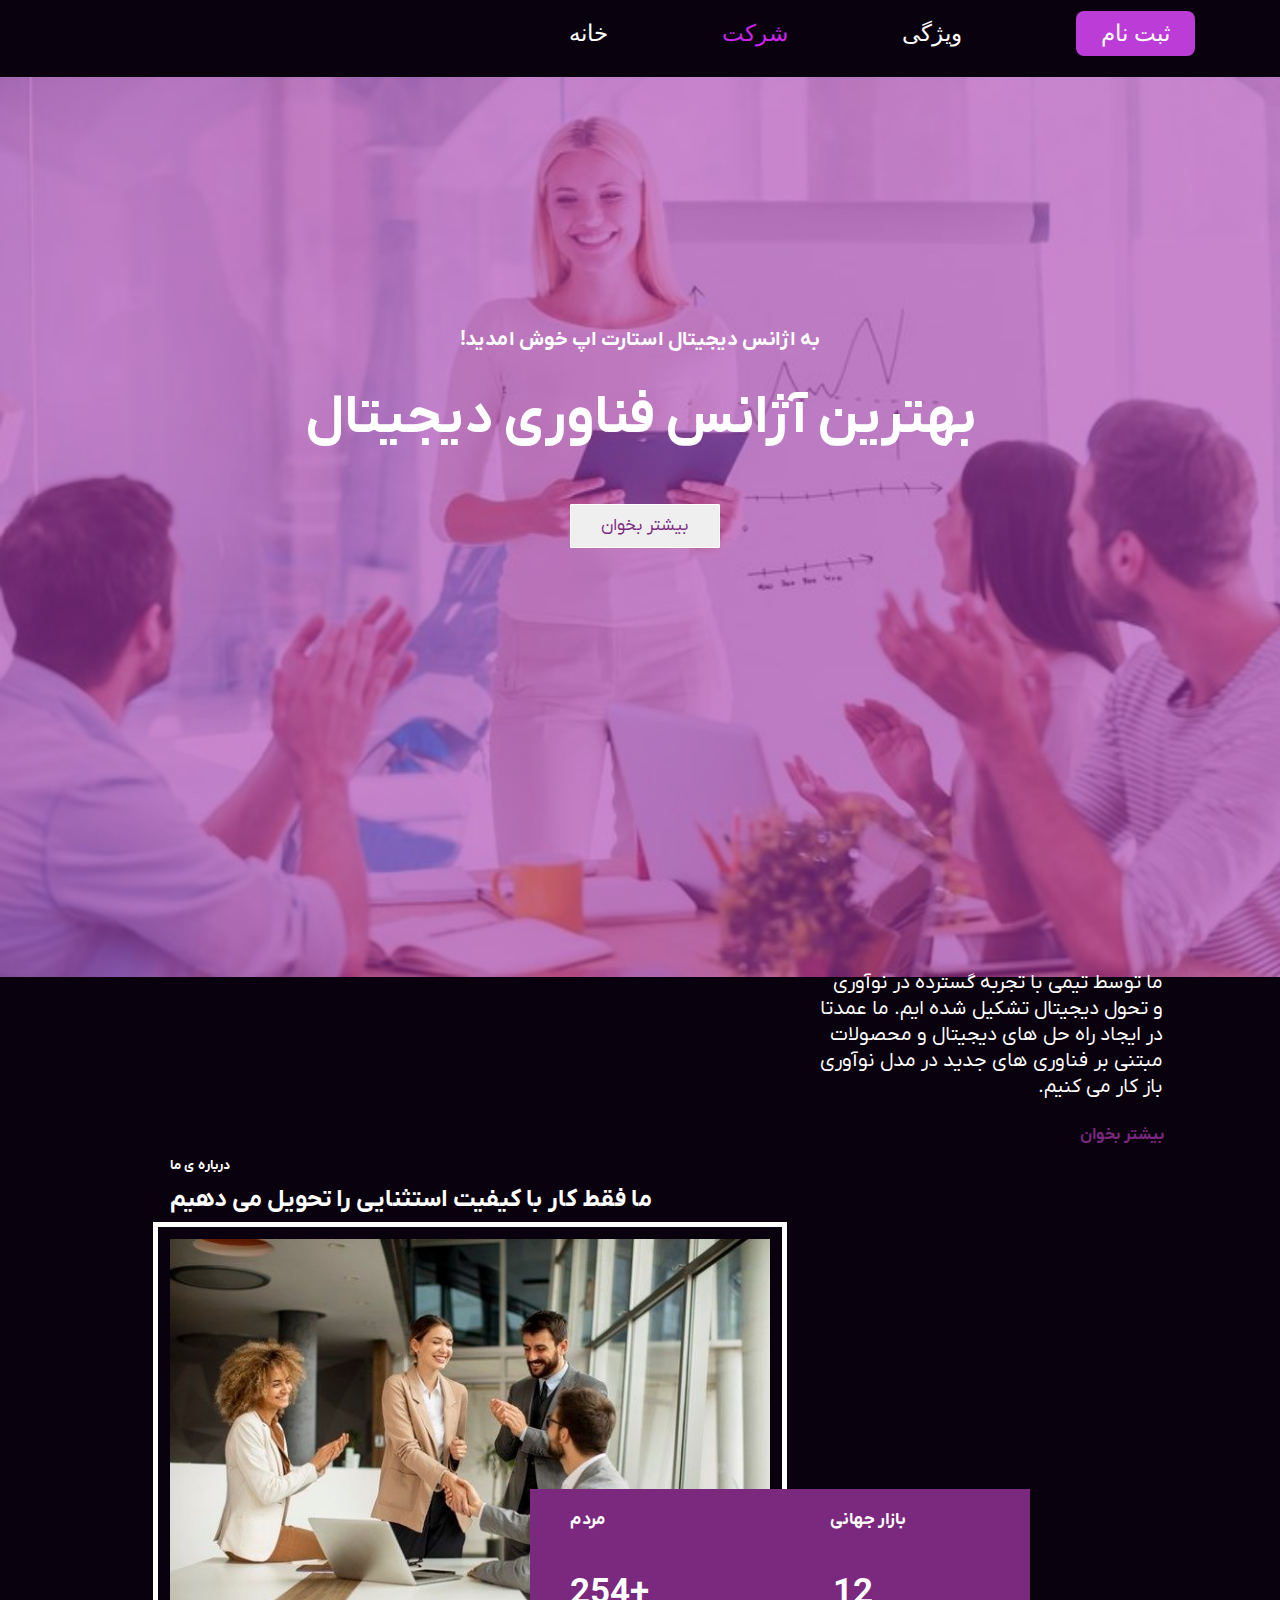
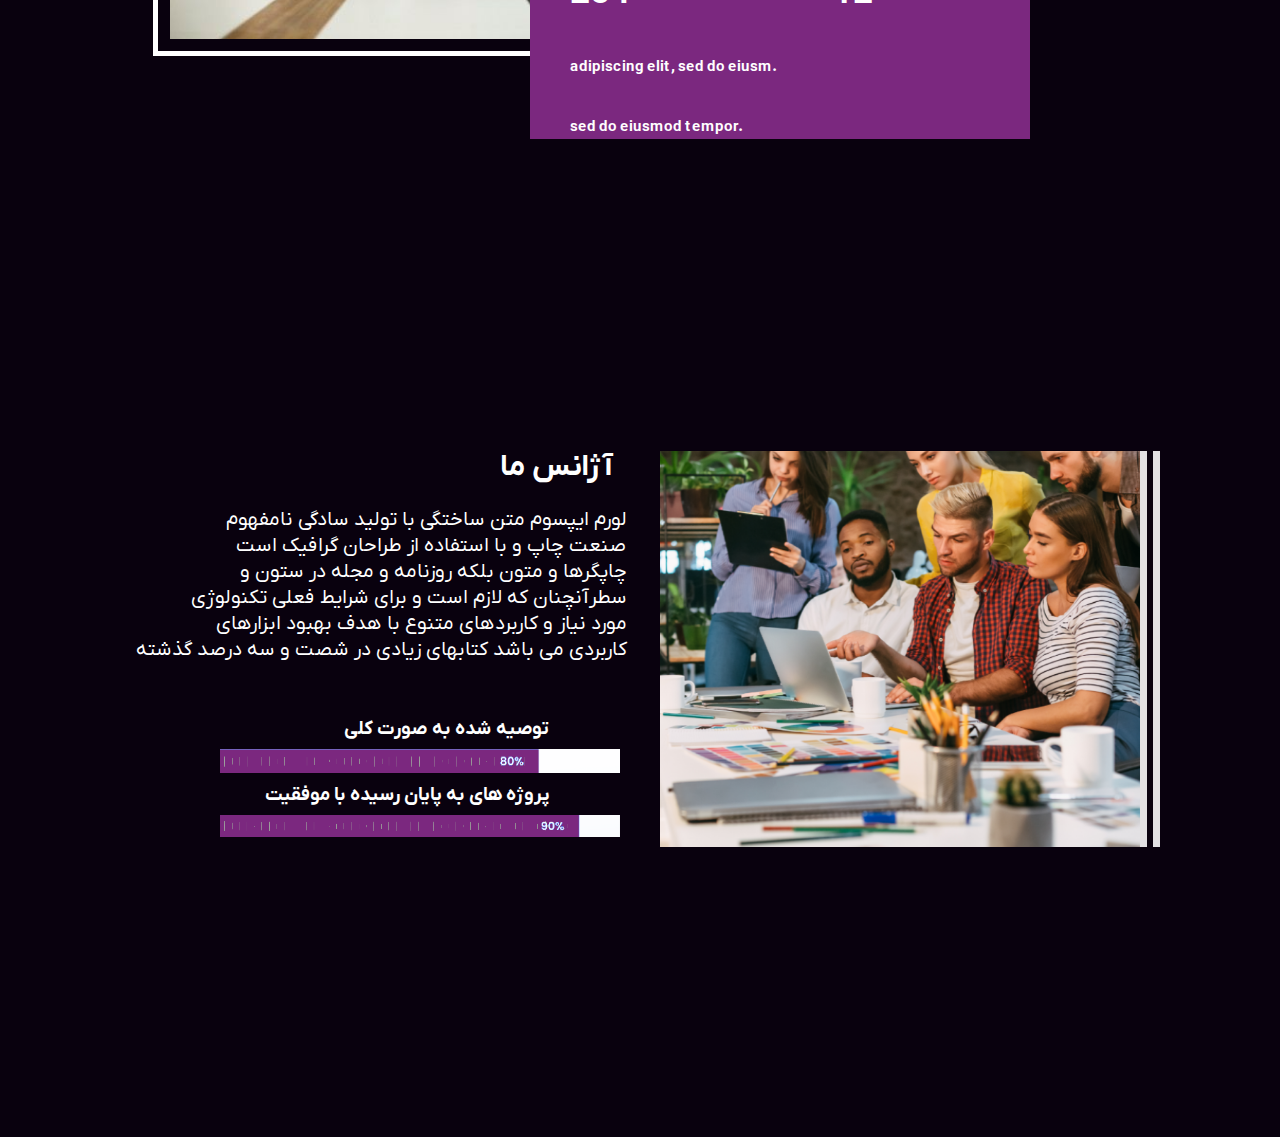
<file: company/index.html>
<html>

<head>
    <meta charset="UTF-8">
    <title>company</title>
    <link rel="stylesheet" href="./style.css">
</head>

<body>
    <div class="header">
        <header>
            <a class="sign-up" href="../sign-up/index.html">ثبت نام</a>
            <a class="feature" href="../feature/index.html">ویژگی</a>
            <a class="company" href="../company/index.html">شرکت</a>
            <a class="home" href="../home-page/index2.html">خانه</a>
        </header>
    </div>
    <main>
        <div class="best">
            <h3>!به اژانس دیجیتال استارت اپ خوش امدید</h3>
            <h2>بهترین آژانس فناوری دیجیتال</h2>
            <button>بیشتر بخوان</button>
        </div><br><br><br><br><br><br><br><br><br><br>
        <div class="work">
            <h5>درباره ی ما</h5><br>
            <h2>ما فقط کار با کیفیت استثنایی را تحویل می دهیم</h2>
            <div class="mid">
                <img src="./img/pic2.jpg" alt="">
                <p>ما توسط تیمی با تجربه گسترده در نوآوری <br>و تحول دیجیتال تشکیل شده ایم. ما عمدتا <br>در ایجاد راه حل
                    های دیجیتال و محصولات<br> مبتنی بر فناوری های جدید در مدل نوآوری<br> باز کار می کنیم.</p>
                <h4>بیشتر بخوان</h4>
                <div class="people">
                    <h2 class="a">مردم</h2>
                    <h2 class="b"> بازار جهانی</h2><br>
                    <h2 class="c">254+ </h2>
                    <h2 class="d"> 12</h2><br>
                    <h2 class="e">adipiscing elit, sed do eiusm. </h2>
                    <h2 class="f"> sed do eiusmod tempor.</h2>
                </div>

            </div>
            <br><br><br><br><br><br><br><br><br>
            <div class="agency">
                <div class="img">
                    <img src="./img/pic3.png" alt="">
                </div>
                <div class="percent">
                    <h2>آژانس ما</h2>
                    <p> لورم ایپسوم متن ساختگی با تولید سادگی نامفهوم<br>صنعت چاپ و با استفاده از طراحان گرافیک است
                        <br>چاپگرها و متون بلکه روزنامه و مجله در ستون و<br> سطرآنچنان که لازم است و برای شرایط فعلی
                        تکنولوژی<br> مورد نیاز و کاربردهای متنوع با هدف بهبود ابزارهای <br>کاربردی می باشد کتابهای زیادی
                        در شصت و سه درصد گذشته
                    </p><br>
                    <h3>توصیه شده به صورت کلی</h3><br>
                    <img src="./img/recommend.png" alt=""><br>
                    <h3>پروژه های به پایان رسیده با موفقیت</h3><br>
                    <img src="./img/project.png" alt="">
                </div>
            </div>

        </div>
    </main>
</body>

</html>
</file>
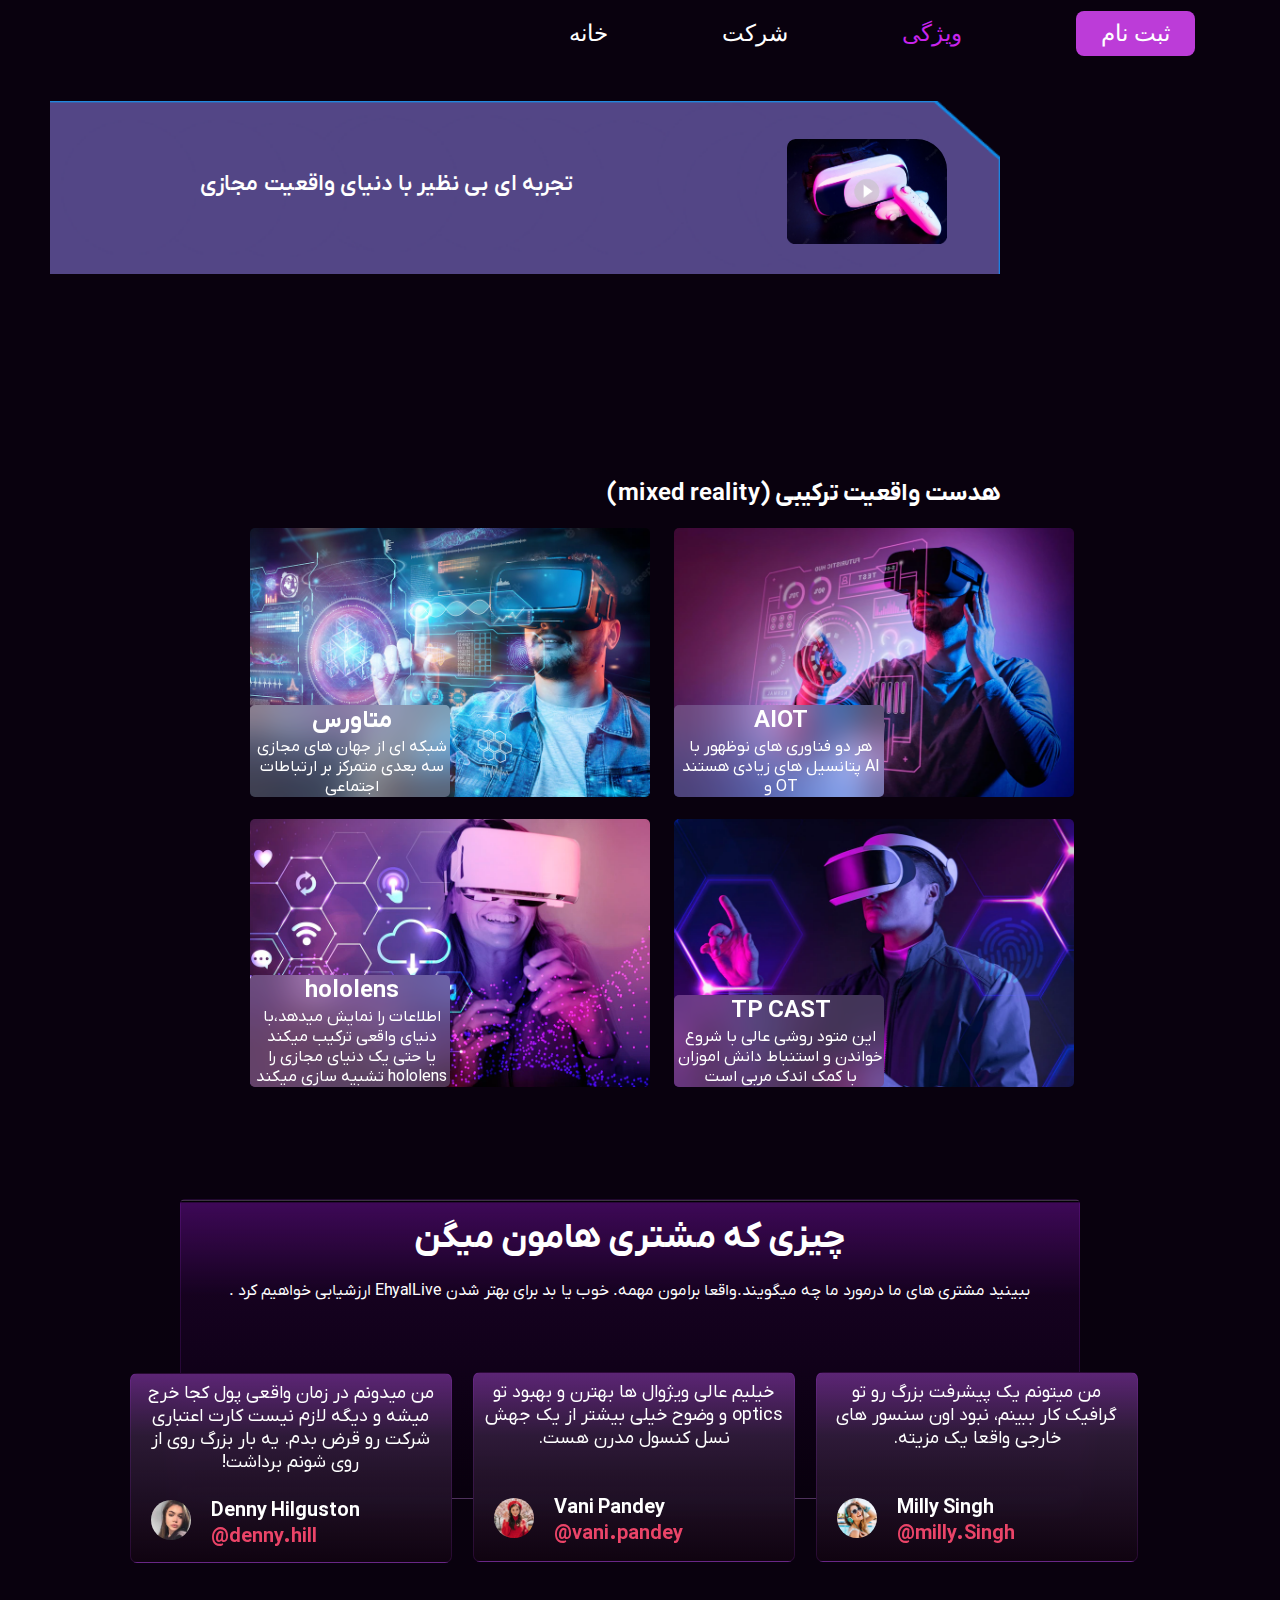
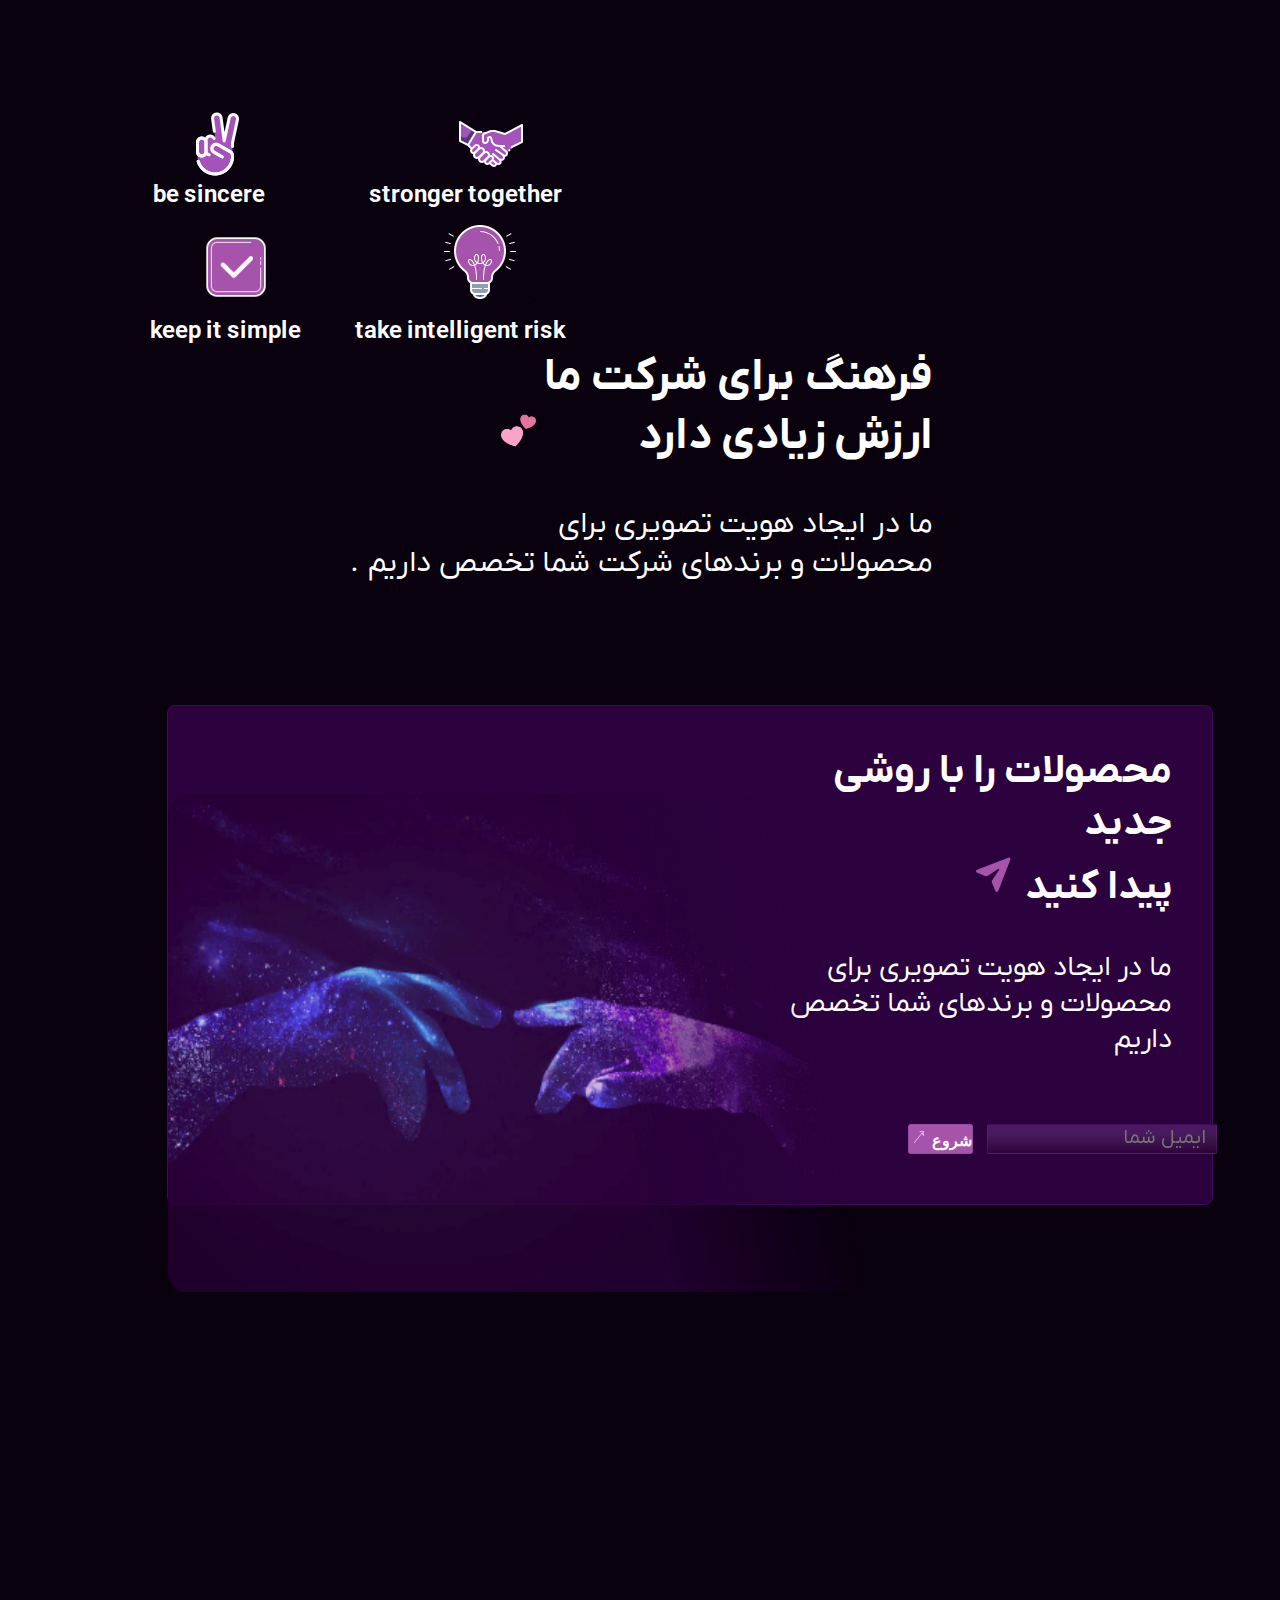
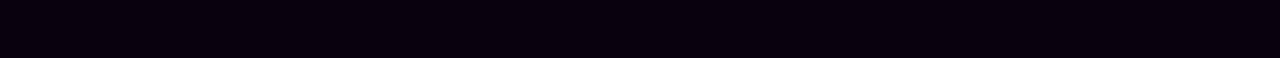
<file: feature/index.html>
<!DOCTYPE html>
<html>

<head>
    <meta charset="UTF-8">
    <title>feature</title>
    <link rel="stylesheet" href="./style.css">
</head>

<body>
    <div class="header">
        <header>
            <a class="sign-up" href="../sign-up/index.html">ثبت نام</a>
            <a class="feature" href="../feature/index.html">ویژگی</a>
            <a class="company" href="../company/index.html">شرکت</a>
            <a class="home" href="../home-page/index2.html">خانه</a>
        </header>
    </div>
    <br><br><br>
    <div>
        <div class="up">
            <div class="exprience">
                <p class="p1">تجربه ای بی نظیر با دنیای واقعیت مجازی</p>
            </div>
        </div>
        <div class="icon">
            <img class="purple-bg" src="./img/purple-bg.png" alt="">
            <img class="photo1" src="./img/Screenshot 2024-07-25 115737.png" alt="">
        </div>
        <h2 class="headset"> هدست واقعیت ترکیبی (mixed reality)</h2><br>
        <div class="images1">
            <div class="fist-pic">
                <img class="pic1" src="./img/rectangle-33@2x.png" alt="">
                <div class="definision1">
                    <h2 class="metaverse">متاورس</h2>
                    <p class="explanation">شبکه ای از جهان های مجازی سه بعدی متمرکز بر ارتباطات اجتماعی</p>
                </div>
            </div>
            <div class="second-pic">
                <img class="pic2" src="./img/rectangle-34@2x.png" alt="">
                <div class="definition2">
                    <h2>AIOT</h2>
                    <P> هر دو فناوری های نوظهور با پتانسیل های زیادی هستند AI و OT</P>
                </div>
            </div><br><br>
            <div class="third-pic">
                <img class="pic3" src="./img/rectangle-35@2x.png" alt="">
                <div class="definition3">
                    <h2>hololens</h2>
                    <p>اطلاعات را نمایش میدهد،با دنیای واقعی ترکیب میکند <br>یا حتی یک دنیای مجازی را تشبیه سازی میکند
                        hololens</p>
                </div>
            </div>
            <div class="fourth-pic">
                <img class="pic4" src="./img/rectangle-36@2x.png" alt="">
                <div class="definition4">
                    <h2>TP CAST</h2>
                    <p>این متود روشی عالی با شروع خواندن و استنباط دانش اموزان<br> با کمک اندک مربی است</p>
                </div>
            </div>
        </div><br><br><br><br><br><br><br>
        <div class="comment">
            <div class="text">
                <h2 class="clients">چیزی که مشتری هامون میگن</h2><br>
                <p>. ارزشیابی خواهیم کرد EhyalLive ببینید مشتری های ما درمورد ما چه میگویند.واقعا برامون مهمه. خوب یا بد
                    برای بهتر شدن </p>
            </div><br>
            <div class="comment1">
                <p class="parag1">من میدونم در زمان واقعی پول کجا خرج میشه و دیگه لازم نیست کارت اعتباری شرکت رو قرض
                    بدم. یه بار بزرگ روی از روی شونم برداشت! </p>
                <img class="comment-icon1" src="./img/profile1.png" alt="">
                <h2 class="name1">Denny Hilguston</h2>
                <h2 class="id1">@denny.hill</h2>
            </div>
            <div class="comment2">
                <p class="parag2">خیلیم عالی ویژوال ها بهترن و بهبود تو optics و وضوح خیلی بیشتر از یک جهش نسل کنسول
                    مدرن هست.</p>
                </p>
                <img class="comment-icon2" src="./img/profile2.png" alt="">
                <h2 class="name2">Vani Pandey</h2>
                <h2 class="id2">@vani.pandey</h2>
            </div>
            <div class="comment3">
                <p class="parag3">من میتونم یک پیشرفت بزرگ رو تو گرافیک کار ببینم، نبود اون سنسور های خارجی واقعا یک
                    مزیته.</p>
                <img class="comment-icon3" src="./img/profile3.png" alt="">
                <h2 class="name3">Milly Singh</h2>
                <h2 class="id3">@milly.Singh</h2>
            </div>
        </div>
        <div class="value">
            <div class="images">
                <div class="peace"><img src="./img/icons8-hand-peace-64.png" alt="" class="peace2">
                    <h2>be sincere</h2>
                </div>
                <div class="shake"><img src="./img/icons8-hand-shake-64.png" alt="" class="shake2">
                    <h2>stronger together</h2>
                </div><br>
                <div class="tick"><img src="./img/icons8-tick-100.png" alt="" width="90px" class="tick2">
                    <h2>keep it simple</h2>
                </div>
                <div class="lamp"><img src="./img/icons8-light-on-100.png" alt="" class="lamp2">ّ
                    <h2>take intelligent risk</h2>
                </div>
            </div>
            <div class="matn">
                <img class="heart" src="./img/love.png" alt="" width="35px">
                <h2 class="company-value">فرهنگ برای شرکت ما <br>ارزش زیادی دارد</h2><br><br>
                <p class="specialize">ما در ایجاد هویت تصویری برای<br>. محصولات و برندهای شرکت شما تخصص داریم</p>
            </div>
            <br><br><br><br><br>
            <div class="product">
                <div class="email">
                    <div class="matn2">
                        <h2>محصولات را با روشی جدید </h2>
                        <h2>پیدا کنید</h2>

                        <img src="./img/icons8-send-48.png" alt="" class="send"><br><br>
                        <p>ما در ایجاد هویت تصویری برای</p><br>
                        <p>محصولات و برندهای شما تخصص داریم</p>
                    </div><br><br><br>
                    <div class="form">
                        <form action="">
                            <input class="your-email" type="email" name="email" id="" placeholder="ایمیل شما" required>
                            <button class="send2">
                                <h3 style="display: inline-block; font-family: dastnevis;" >شروع</h3>
                                <img src="./img/icons8-arrow-64.png" alt="" width="18px">
                            </button>
                        </form>
                    </div>
                </div>
                <div class="hand">
                    <img class="hands" src="./img/group-22@2x.png" alt="">
                </div>
            </div>
        </div>
    </div>

</body>

</html>
</file>
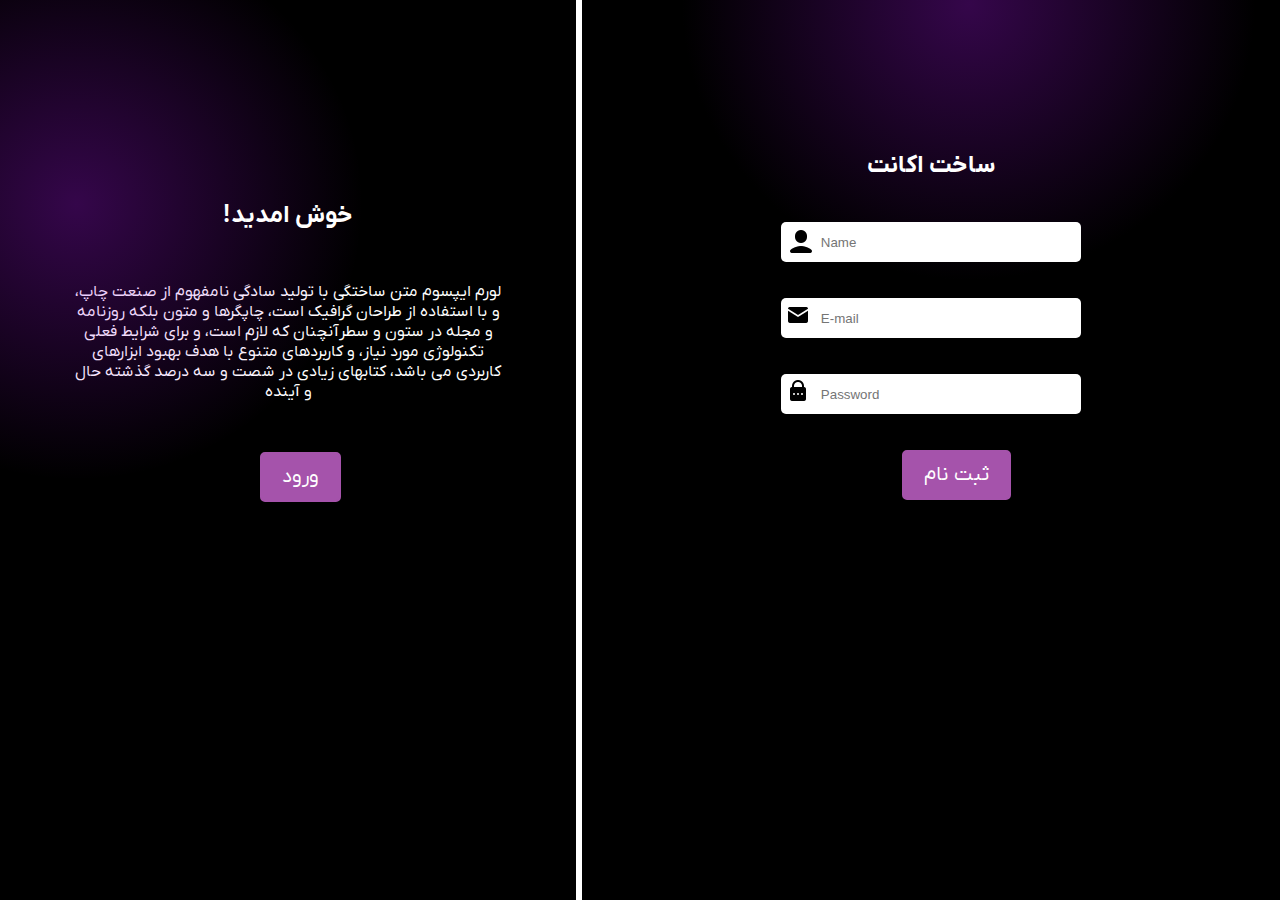
<file: sign-up/index.html>
<html lang="en">

<head>
    <meta charset="UTF-8">
    <title>sign-up</title>
    <link rel="stylesheet" href="./style.css">
</head>

<body>
    <div class="sign-in">
        <div class="frame-child4"></div>
        <h2>!خوش امدید</h2>
        <p>لورم ایپسوم متن ساختگی با تولید سادگی نامفهوم از صنعت چاپ، و با استفاده از طراحان گرافیک است، چاپگرها و متون بلکه روزنامه و مجله در ستون و سطرآنچنان که لازم است، و برای شرایط فعلی تکنولوژی مورد نیاز، و کاربردهای متنوع با هدف بهبود ابزارهای کاربردی می باشد، کتابهای زیادی در شصت و سه درصد گذشته حال و آینده</p>
        <button>ورود</button>

    </div>

    <div class="sign-up">
        <div class="ellipse-div"></div>
        <h2>ساخت اکانت</h2>
        <form action="">
            <input type="text" name="name" id="" placeholder="        Name"><br><br><br>
            <input type="email" name="email" id="" placeholder="        E-mail"><br><br><br>
            <input type="password" name="password" id="" placeholder="        Password">
        </form>
        <button>ثبت نام</button>
    </div>
</body>

</html>
</file>
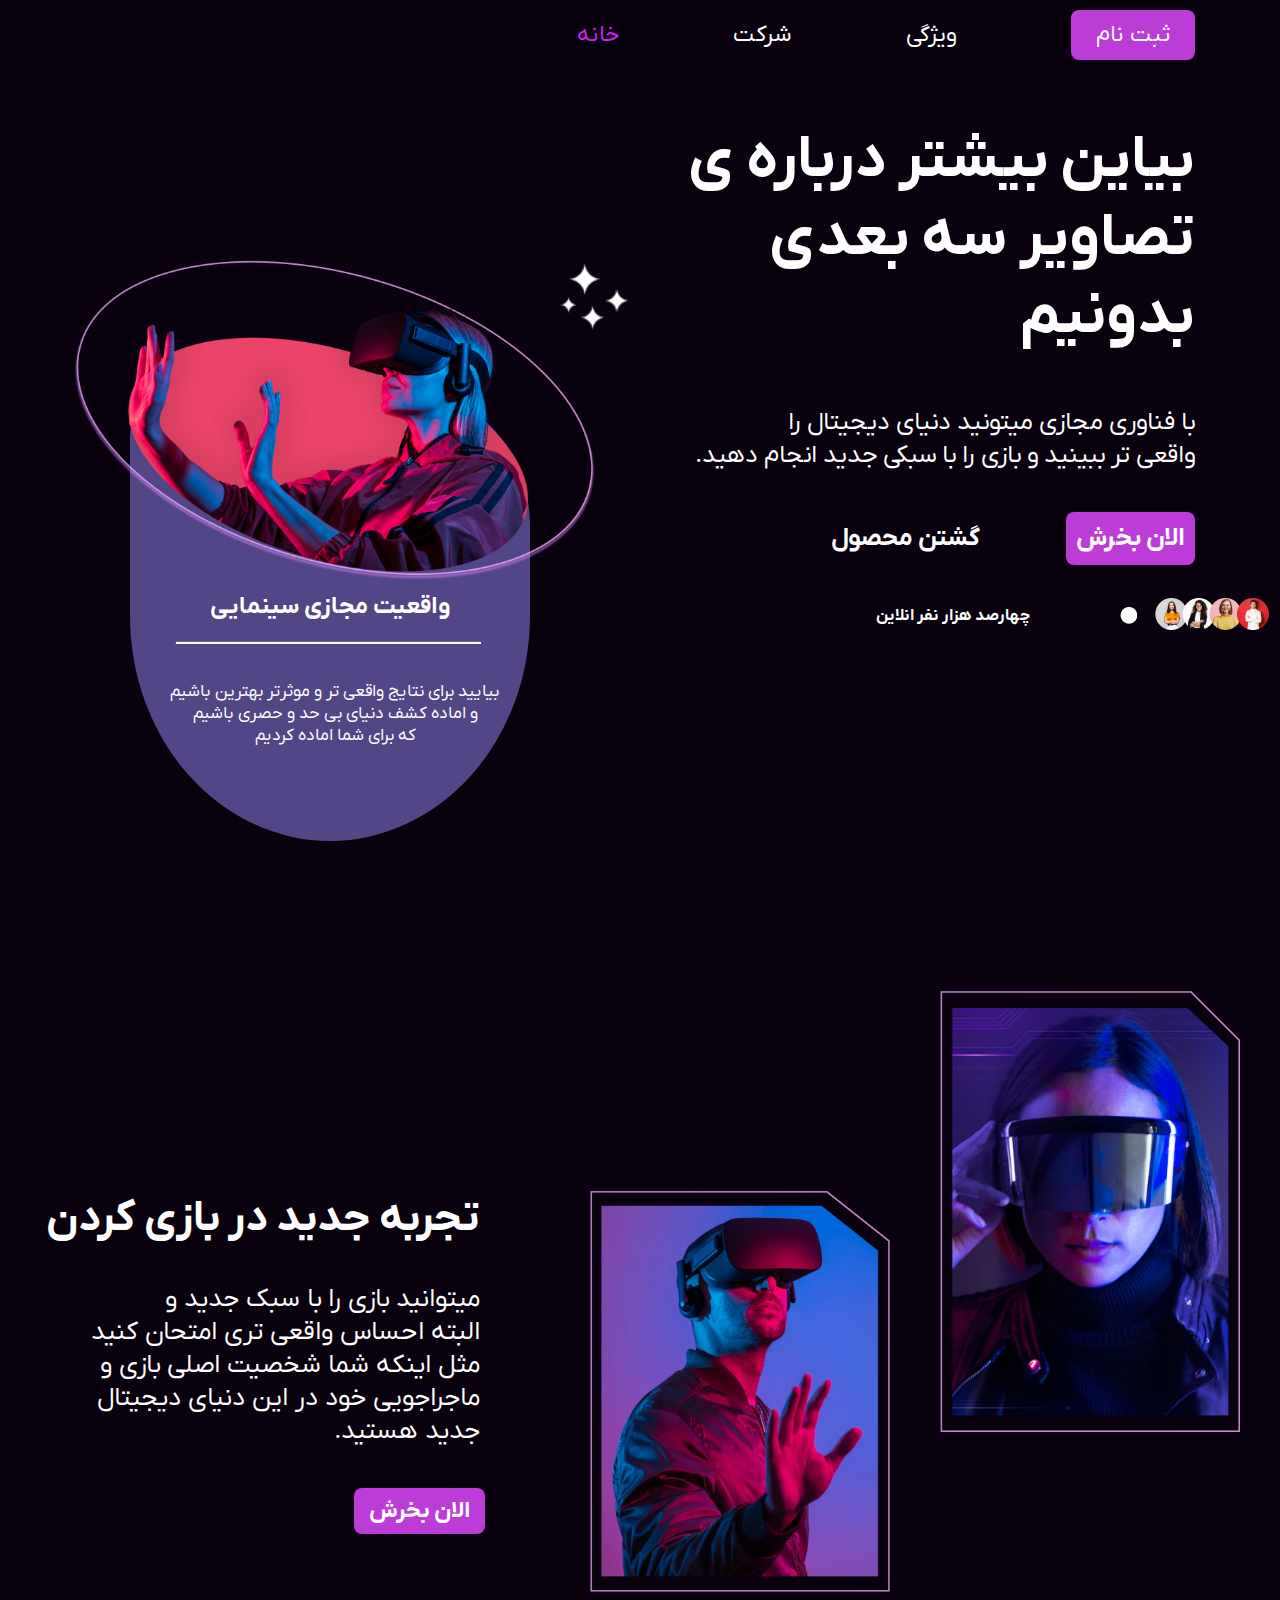
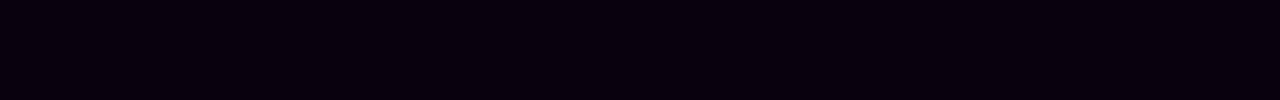
<file: home-page/index2.html>
<html lang="en">

<head>
    <meta charset="UTF-8">
    <title>Home</title>
    <link rel="stylesheet" href="./style2.css">
</head>

<body>
    <div class="header">
        <header>
            <a class="sign-up" href="../sign-up/index.html">ثبت نام</a>
            <a class="feature" href="../feature/index.html">ویژگی</a>
            <a class="company" href="../company/index.html">شرکت</a>
            <a class="home" href="../home-page/index2.html">خانه</a>
        </header>
    </div>
    <br><br><br><br>
    <div class="explore">
        <h2>بیاین بیشتر درباره ی </h2>
        <h2>تصاویر سه بعدی</h2>
        <h2>بدونیم</h2>
        <p>با فناوری مجازی میتونید دنیای دیجیتال را <br>واقعی تر ببینید و بازی را با سبکی جدید انجام دهید.</p>
        <button>الان بخرش</button>
        <b>گشتن محصول</b><br><br><br><br><br><br><br>
        <div class="people-icon">
            <img src="./img/Ellipse 1.png" alt="" class="icon1">
            <img src="./img/Ellipse 2.png" alt="" class="icon2">
            <img src="./img/Ellipse 3.png" alt="" class="icon3">
            <img src="./img/Ellipse 4.png" alt="" class="icon4">

        </div>
        <img class="dot" src="./img/73b7ced4-b40c-4a67-a7f7-fffe730b4106.png" alt="">
        <h3>چهارصد هزار نفر انلاین</h3>
        <div class="ellipse"></div>
    </div>
    <div class="star">
        <img src="./img/icons8-sparkling-24.png" alt="">
    </div>
    <div class="cinematic">
        <div class="blue">
            <div class="bigimg">
                <img class="bimg" src="./img/13b68682e219acb9c1c61484042ef8a89229c5f6.png" alt="">
            </div>
            <img class="border" src="./img/border.png" alt="">
            <h2>واقعیت مجازی سینمایی</h2>
            <img class="line" src="./img/line.png" alt="">
            <p>بیایید برای نتایج واقعی تر و موثرتر بهترین باشیم <br>و اماده کشف دنیای بی حد و حصری باشیم<br> که برای شما
                اماده کردیم</p>
        </div>


    </div>
    <div class="images">
        <img class="vec1" src="./img/vec1.png" alt="">
        <img class="vec2" src="./img/vec2.png" alt="">
    </div>
    <div class="game">
        <h2>تجربه جدید در بازی کردن</h2><br><br>
        <p>میتوانید بازی را با سبک جدید و <br> البته احساس واقعی تری امتحان کنید<br> مثل اینکه شما شخصیت اصلی بازی و
            <br>ماجراجویی خود در این دنیای دیجیتال <br>جدید هستید.</p>
        <button>الان بخرش</button>
       <br><br><br><br><br><br><br><br><br><br><br><br><br><br>
    </div>


</body>

</html>
</file>
<file: company/style.css>
* {
    margin: 0;
    padding: 0;
    box-sizing: border-box;
}
body{
    background-color: #09010E;
}
div.header>header>a {
    text-decoration: none;
    font-size: 23px;
    margin-left: 110px;
    color: #fff;
}

div.header {
    direction: rtl;
    margin-top: 20px;
    margin-right: 25px;
}

div.header>header>a.sign-up {
    background-color: #BC3CD8;
    border-radius: 8px;
    padding: 10px 25px;
    box-sizing: border-box;
}

a.sign-up {
    margin-right: 60px;
}

a.company,
a.feature,
a.home {
    transition: 500ms;
}
div.header>header>a.company{
    color: #C824EC;
}
div.header>header>a.feature:hover {
    color: #C824EC;
    border-bottom: 2px solid #fff;
    padding-bottom: 3px;
}

div.header>header>a.company:hover {
    color: #C824EC;
    border-bottom: 2px solid #fff;
    padding-bottom: 3px;
}

div.header>header>a.home:hover {
    color: #C824EC;
    border-bottom: 2px solid #fff;
    padding-bottom: 3px;
}


div.best {
    position: relative;
    width: 100%;
    height: 100vh;
    margin: 0 auto;
    background-image: url(./img/pic1pink.png);
    background-repeat: no-repeat;
    background-size: cover;
    margin-top: 30px;
}

div.best>h2,
div.best>h3 {
    color: #fff;
    text-align: center;
    position: relative;
    top: 250px;
    font-family: yekan;
}

div.best>h2 {
    margin-top: 30px;
    font-size: 54px;
    font-family: yekan;
}

div.best>h3 {
    font-size: 20px;
    font-family: yekan;
}

div.best>button {
    border: 1px solid #fff;
    font-size: 17px;
    padding: 10px 30px;
    border-radius: 1px;
    color: #7b287f;
    position: relative;
    right: -570px;
    top: 300px;
    font-family: yekan;
}

div.work>h5 {
    color: #fff;
    position: relative;
    right: -170px;
    display: inline-block;
    margin-bottom: 10px;
    font-family: yekan;
}

div.work>h2 {
    color: #fff;
    position: relative;
    right: -170px;
    margin-bottom: 23px;
    display: inline-block;
    font-family: yekan;
}

div.mid>p {
    color: #fff;
    display: inline-block;
    direction: rtl;
    font-size: 20px;
    position: absolute;
    left: 820px;
    top: 970px;
    font-family: yekan;
}

div.mid>img {
    display: inline-block;
    width: 600px;
    margin-left: 170px;
    outline-width: 5px;
    outline-style: solid;
    outline-color: #fff;
    outline-offset: 12px;
}

div.mid>h4 {
    color: #7b287f;
    display: inline-block;
    direction: rtl;
    position: absolute;
    left: 1080px;
    top: 1125px;
    font-family: yekan;
}

div.people {
    width: 500px;
    height: 250px;
    background-color: #7b287f;
    position: relative;
    left: 530px;
    top: -150px;

}

div.people>h2 {
    text-align: center;
    color: #fff;
    display: inline-block;
    padding: 20px 30px;
    font-family: yekan;
}

@font-face {
    font-family: yekan;
    src: url(./font/IRANYekanXVF.woff);
}

div.people>h2.a {
    padding-left: 40px;
    font-size: 17px;
}

div.people>h2.b {
    padding-left: 190px;
    font-size: 17px;

}

div.people>h2.c {
    padding-left: 40px;
    font-size: 35px;
}

div.people>h2.d {
    padding-left: 150px;
    font-size: 35px;
}

div.people>h2.e,
div.people>h2.f {
    font-size: 15px;
    padding-left: 40px;
}

div.img>img {
    width: 500px;
    position: relative;
    left: 660px;
    display: inline-block;
    border-right: 20px double #E2E0E3;
}

div.percent>h2 {
    color: #fff;
    display: inline-block;
    font-size: 30px;
    font-family: yekan;
    position: relative;
    bottom: 520px;
    right: -500px;
}

div.percent>p {
    color: #fff;
    display: inline-block;
    direction: rtl;
    position: relative;
    right: -20px;
    bottom: 340px;
    font-family: yekan;
    font-size: 20px;
}

div.percent>h3 {
    color: #fff;
    direction: rtl;
    position: relative;
    font-family: yekan;
    bottom: 290px;
    right: 730px;
}

div.percent>img {
    width: 400px;
    display: inline-block;
    position: relative;
    right: -220px;
    bottom: 300px;
}
</file>
<file: feature/style.css>
* {
    padding: 0;
    margin: 0;
    box-sizing: border-box;
}

body {
    background-color: #09010E;
    margin-left: 50px;
}

div.header>header>a {
    text-decoration: none;
    font-size: 23px;
    margin-left: 110px;
    color: #fff;
}

div.header {
    direction: rtl;
    margin-top: 20px;
    margin-right: 25px;
}

div.header>header>a.sign-up {
    background-color: #BC3CD8;
    border-radius: 8px;
    padding: 10px 25px;
    box-sizing: border-box;
}

a.sign-up {
    margin-right: 60px;
}

a.company,
a.feature,
a.home {
    transition: 500ms;
}

div.header>header>a.feature {
    color: #C824EC;
}

div.header>header>a.feature:hover {
    color: #C824EC;
    border-bottom: 2px solid #fff;
    padding-bottom: 3px;
}

div.header>header>a.company:hover {
    color: #C824EC;
    border-bottom: 2px solid #fff;
    padding-bottom: 3px;
}

div.header>header>a.home:hover {
    color: #C824EC;
    border-bottom: 2px solid #fff;
    padding-bottom: 3px;
}

div.icon {
    position: relative;
}

.purple-bg {
    overflow: hidden;
    position: relative;
    width: 950px;
    z-index: 0;
}

.photo1 {
    overflow: hidden;
    margin-top: 18px;
    position: absolute;
    left: 737px;
    top: 20px;
    width: 160px;
    border-radius: 8.56px 30.68px 6.56px 6.56px;
    z-index: 1;
}

.p1 {
    width: 400px;
    font-size: 22px;
    font-weight: 600;
    display: block;
    position: absolute;
    top: 170px;
    left: 200px;
    color: #fff;
    font-family: yekan;
    z-index: 2;
}

h2,
p {
    color: #fff;
    font-family: yekan;
}

div.images1 {
    text-align: center;
    display: inline-block;
    position: relative;
    left: 200px;
}

h2.headset {
    direction: rtl;
    margin-top: 200px;
    position: relative;
    right: 280px;
    font-family: yekan;
}

img.pic1 {
    width: 400px;
    position: relative;
}

img.pic2 {
    width: 400px;
    position: relative;
    margin-left: 20px;
}

img.pic3 {
    width: 400px;
    position: relative;
}

img.pic4 {
    width: 400px;
    position: relative;
    margin-left: 20px;

}

.fist-pic,
.second-pic,
.third-pic,
.fourth-pic {
    display: inline-block;
    position: relative;
}

div.definision1 {
    top: 177px;
}

div.definition2 {
    top: 177px;
    margin-left: 20px;
}

div.definition3 {
    top: 156px;
}

div.definition4 {
    top: 176px;
    margin-left: 20px;
}

div.definision1,
div.definition2,
div.definition3,
div.definition4 {
    backdrop-filter: blur(17.7px);
    background-color: rgba(255, 255, 255, 0.18);
    width: 50%;
    position: absolute;
    border-radius: 5px;
    padding-left: 3px;
    font-family: yekan;
}

.pic1,
.pic2,
.pic3,
.pic4 {
    border-radius: 5px;
}

.text {
    border: 1.1px solid rgba(185, 54, 245, 0.14);
    display: inline-block;
    padding: 5px;
    width: 900px;
    height: 300px;
    text-align: center;
    border-radius: 5px;
    position: relative;
    box-sizing: border-box;
    background: linear-gradient(#5d4b65, black, #3e0857 1%, rgba(170, 20, 240, 0.08) 32%, rgba(151, 60, 68, 0.0) 99%, rgba(185, 54, 245, 0));
    right: 35px;
    font-family: yekan;
}

.clients {
    text-align: center;
    position: relative;
    margin-top: 10px;
    font-size: 35px;
    border-radius: 8px;
    font-family: yekan;
}

.comment1,
.comment2,
.comment3 {
    font-size: 15px;
    width: 322px;
    border: 1.1px solid rgba(185, 54, 245, 0.14);
    height: 190px;
    display: inline-block;
    margin-left: 17px;
    border-radius: 7px;
    position: relative;
    bottom: 150px;
    background: linear-gradient(180deg, #7d10b0, rgba(0, 0, 0, 0), #5c2575 0.01%, rgba(203, 143, 232, 0.18) 32.92%, rgba(151, 60, 68, 0.05) 99.99%, rgba(199, 137, 228, 0));
    backdrop-filter: blur(11.43px);
    right: 40px;
    font-family: yekan;
}

.comment1 {

    position: relative;
    bottom: 126px;

}

div.comment {
    position: relative;
    text-align: center;
}

img.comment-icon1 {
    width: 40px;
    border-radius: 50%;
}

img.comment-icon2 {
    width: 40px;
    border-radius: 50%;

}

img.comment-icon3 {
    width: 40px;
    border-radius: 50%;

}

img.comment-icon1,
img.comment-icon2,
img.comment-icon3 {
    position: relative;
    right: 120px;
    top: 18px;
    display: inline-block;
}

img.comment-icon2,
img.comment-icon3 {
    position: relative;
    top: 40px;
}

.parag1,
.parag2,
.parag3 {
    direction: rtl;
    padding: 8px;
    font-size: larger;
    font-family: yekan;
}

.name1,
.name2,
.name3 {
    display: flex;
    position: relative;
    bottom: 30px;
    left: 80px;
    font-size: 20px;
}

.id1,
.id2,
.id3 {
    display: flex;
    position: relative;
    bottom: 30px;
    left: 80px;
    font-size: 20px;
    color: #eb4468;
}

.name2,
.name3 {
    bottom: 9px;
}

.id2,
.id3 {
    bottom: 9px;
}

.company-value {
    display: inline-block;
}

.value {
    display: inline-block;
}

.matn {
    margin-left: 300px;
    text-align: right;
    font-size: 30px;
    display: inline-block;
    font-family: yekan;
}

div.images {
    text-align: center;
    display: inline-block;
    position: relative;
    left: 100px;
}

.peace,
.shake,
.tick,
.lamp {
    display: inline-block;
}

.shake {
    margin-left: 100px;
}

.lamp {
    margin-left: 50px;
}

.peace2 {
    margin-left: 20px;
}

.shake2 {
    margin-left: 50px;
}

.tick2 {
    margin-left: 20px;
}

.lamp2 {
    margin-left: 40px;
}

.product {
    border: 1.6px solid rgba(185, 54, 245, 0.15);
    background: #2B023E;
    border-radius: 8.35px;
    box-sizing: border-box;
    width: 85%;
    height: 500px;
    margin: 50px auto;
    position: relative;
    left: 25px;
}

.matn2 {
    direction: rtl;
    padding-right: 40px;
    padding-top: 40px;
    font-size: 28px;
    margin-left: 590px;
    display: inline-block;
    font-family: yekan;
}

.matn2>h2 {
    display: inline-block;
    font-size: 40px;
    font-family: yekan;
}

.form {
    direction: rtl;
    display: inline-block;
    margin-left: 650px;
}

.your-email {
    backdrop-filter: blur(12.16px);
    border-radius: 1.62px;
    background: linear-gradient(180deg, #2e0a3e, rgba(0, 0, 0, 0), #4d1765 0.01%, rgba(203, 143, 232, 0.18) 32.92%, rgba(151, 60, 68, 0.05) 99.99%, rgba(199, 137, 228, 0));
    border: 0.8px solid rgba(185, 54, 245, 0.14);
    box-sizing: border-box;
    width: 230px;
    height: 30px;
    position: relative;
    right: -90px;
    margin-top: 30px;
}

::placeholder {
    font-size: 20px;
    padding-right: 10px;
    font-family: yekan;
}

.send2 {
    background-color: #a553ab;
    border-radius: 2.44px;
    border: 1px solid #9b49a0;
    margin-right: 10px;
    color: white;
    height: 30px;
    width: 65px;
    display: inline-block;
    position: relative;
    right: -90px;
    top: 3px;
}

.hands {
    position: relative;
    bottom: 362px;
    width: 690px;
    height: 500px;
}

.matn2>p {
    display: inline-block;
    font-family: yekan;
}

@font-face {
    font-family: yekan;
    src: url(./font/IRANYekanXVF.woff);
}
</file>
<file: sign-up/style.css>
*{
    padding: 0;
    margin: 0;
    box-sizing: border-box;
}
.frame-child4 {
    height: 552.5px;
    width: 572.9px;
    position: absolute;
    margin: 0 !important;
    top: -72.1px;
    left: -210px;
    border-radius: 50%;
    background: radial-gradient(50% 50%, rgba(170, 20, 240, 0.31), rgba(0, 0, 0, 0));
}
div.sign-in{
    display: inline-block;
    width: 45%;
    height: 100vh;
    background-color: black;
    position: relative;
    box-sizing: border-box;
   
}
.ellipse-div {
    height: 552.5px;
    width: 572.9px;
    position: absolute;
    margin: 0 ;
    top: -272.1px;
    left: 100px;
    border-radius: 50%;
    background: radial-gradient(50% 50%, rgba(170, 20, 240, 0.31), black);
}
div.sign-up{
    display: block;
    width: 54.5%;
    height: 100vh;
    position: relative;
    background-color: black;
    box-sizing: border-box;
    float: right;
}
div.sign-in>h2{
    margin-top: 200px;
    text-align: center;
    position: relative;
    color: #fff;
    font-family: yekan;
}
div.sign-in>p{
    width: 75%;
    margin: 50px auto;
    text-align: center;
    color: #fff;
    font-family: yekan;
}
div.sign-in>button{
    position: absolute;
    left: 260px;
    font-size: 20px;
    padding: 10px 20px;
    border-radius: 5px;
    background-color: #a553ab;
    color: #fff;
    border: 2px solid #a553ab;
    font-family: yekan;
}
.sign-up>h2{
    position: relative;
    text-align: center;
    margin-top: 150px;
    color: #fff;
    font-family: yekan;
}
.sign-up>form>input{
    width: 300px;
    height: 40px;
    padding: 10px;
}
.sign-up>form{
    text-align: center;
    position: relative;
    top: 40px;
}
.sign-up>button{
    position: absolute;
    font-size: 20px;
    padding: 10px 20px;
    border-radius: 5px;
    background-color: #a553ab;
    color: #fff;
    border: 2px solid #a553ab;
    top: 450px;
    left: 320px;
    font-family: yekan;
}
.sign-up>form>input[type=text]{
    background-image: url(./img/icons8-user-30.png);
    background-position: 5px 5px;
    background-repeat: no-repeat;
    box-sizing: border-box;
    border: none;
    border-radius: 5px;

}
.sign-up>form>input[type=email]{
    background-image: url(./img/icons8-email-24.png);
    background-position: 5px 5px;
    background-repeat: no-repeat;
    box-sizing: border-box;
    border: none;
    border-radius: 5px;

}
.sign-up>form>input[type=password]{
    background-image: url(./img/icons8-password-24.png);
    background-position: 5px 5px;
    background-repeat: no-repeat;
    box-sizing: border-box;
    border: none;
    border-radius: 5px;
}
@font-face {
    font-family: yekan;
    src: url(./font/IRANYekanXVF.woff);
}
</file>
<file: home-page/style2.css>
* {
    padding: 0;
    margin: 0;
    box-sizing: border-box;
}

body {
    background-color: #09010E;
}

div.header>header>a {
    text-decoration: none;
    font-size: 23px;
    margin-left: 110px;
    color: #fff;
}

div.header {
    direction: rtl;
    margin-top: 20px;
    margin-right: 25px;
    font-family: yekan;
}

div.header>header>a.sign-up {
    background-color: #BC3CD8;
    border-radius: 8px;
    padding: 10px 25px;
    box-sizing: border-box;
}

a.sign-up {
    margin-right: 60px;
}

a.company,
a.feature,
a.home {
    transition: 500ms;
}
div.header>header>a.home{
    color: #C824EC;
}

div.header>header>a.feature:hover {
    color: #C824EC;
    border-bottom: 2px solid #fff;
    padding-bottom: 3px;
}

div.header>header>a.company:hover {
    color: #C824EC;
    border-bottom: 2px solid #fff;
    padding-bottom: 3px;
}

div.header>header>a.home:hover {
    color: #C824EC;
    border-bottom: 2px solid #fff;
    padding-bottom: 3px;
}

.explore>h2 {
    direction: rtl;
    margin-right: 85px;
    color: #fff;
    font-size: 60px;
    font-family: yekan;
}

.explore>p {
    direction: rtl;
    margin-right: 85px;
    margin-top: 50px;
    color: #fff;
    font-size: 25px;
    font-family: yekan;
}

.explore>button {
    position: absolute;
    right: 85px;
    margin-top: 40px;
    border: none;
    padding: 10px;
    font-size: 25px;
    background-color: #BC3CD8;
    color: #fff;
    border-radius: 8px;
    font-weight: bold;
    font-family: yekan;
}

.explore>b {
    color: #fff;
    margin-top: 50px;
    position: absolute;
    right: 300px;
    font-size: 25px;
    font-family: yekan;
}


.people-icon>img {
    position: relative;
    left: 1165px;
    margin-left: -10px;
}

.dot {
    position: relative;
    left: 1120px;
    top: -27px;
    display: inline-block;
}

.explore>h3 {
    color: #fff;
    position: relative;
    direction: rtl;
    top: -45px;
    right: 250px;
    font-size: medium;
    font-family: yekan;
}

.blue {
    background-color: #534686;
    width: 400px;
    height: 450px;
    position: relative;
    top: -350px;
    left: 130px;
    border-radius: 10% 30% 50% 50%;
}
div.star>img{
    width: 70px;
    position: relative;
    top: -410px;
    right: -560px;
}
div.bigimg>img.bimg {
    width: 430px;
    position: absolute;
    top: -105px;
    left: -20px;
    z-index: 2;
}

div.blue>img.border {
    width: 590px;
    position: absolute;
    top: -185px;
    left: -90px;
    z-index: 1;
}

.blue>h2 {
    color: #fff;
    position: absolute;
    top: 200px;
    left: 80px;
    font-family: yekan;
}

div.blue>img.line {
    position: absolute;
    top: 250px;
    left: 45px;
}

.blue>p {
    color: #fff;
    position: absolute;
    top: 290px;
    left: 40px;
    font-size: 17px;
    text-align: center;
    font-family: yekan;
}

.images>.vec1 {
    width: 300px;
    position: absolute;
    top: -200px;
    right: 40px;
}

.images>.vec2 {
    width: 300px;
    position: absolute;
    right: 390px;
}
.images{
    position: relative;
    direction: rtl;
}
.game>h2,.game>p{
    color: #fff;
    direction: rtl;
    position: relative;
    right: 800px;
    font-family: yekan;
}
.game>h2{
    font-size: 43px;
    font-family: yekan;
}
.game>p{
    font-size: 26px;
    font-family: yekan;
}
.game>button {
    position: absolute;
    right: 795px;
    margin-top: 40px;
    border: none;
    padding: 8px 15px;
    font-size: 23px;
    background-color: #BC3CD8;
    color: #fff;
    border-radius: 8px;
    font-weight: bold;
    font-family: yekan;
}
@font-face {
    font-family: yekan;
    src: url(./font/IRANYekanXVF.woff);
}
</file>
